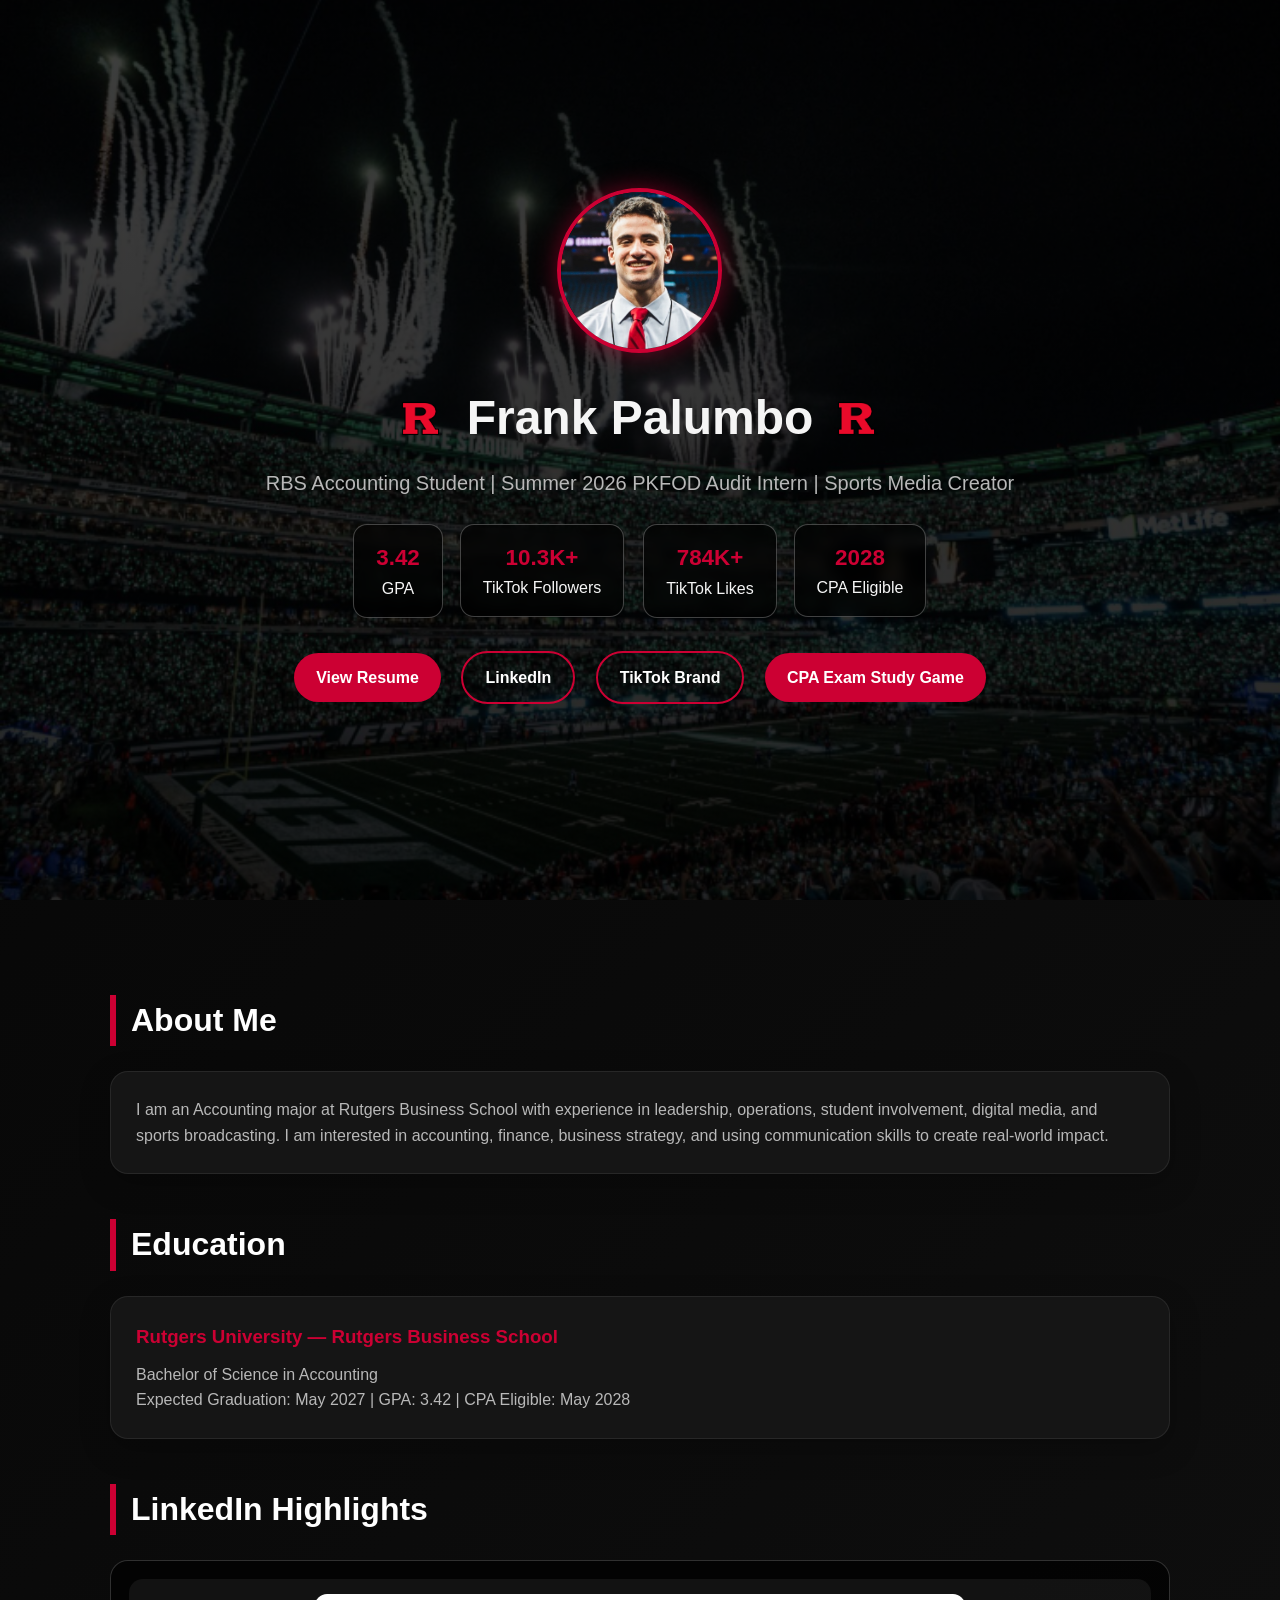
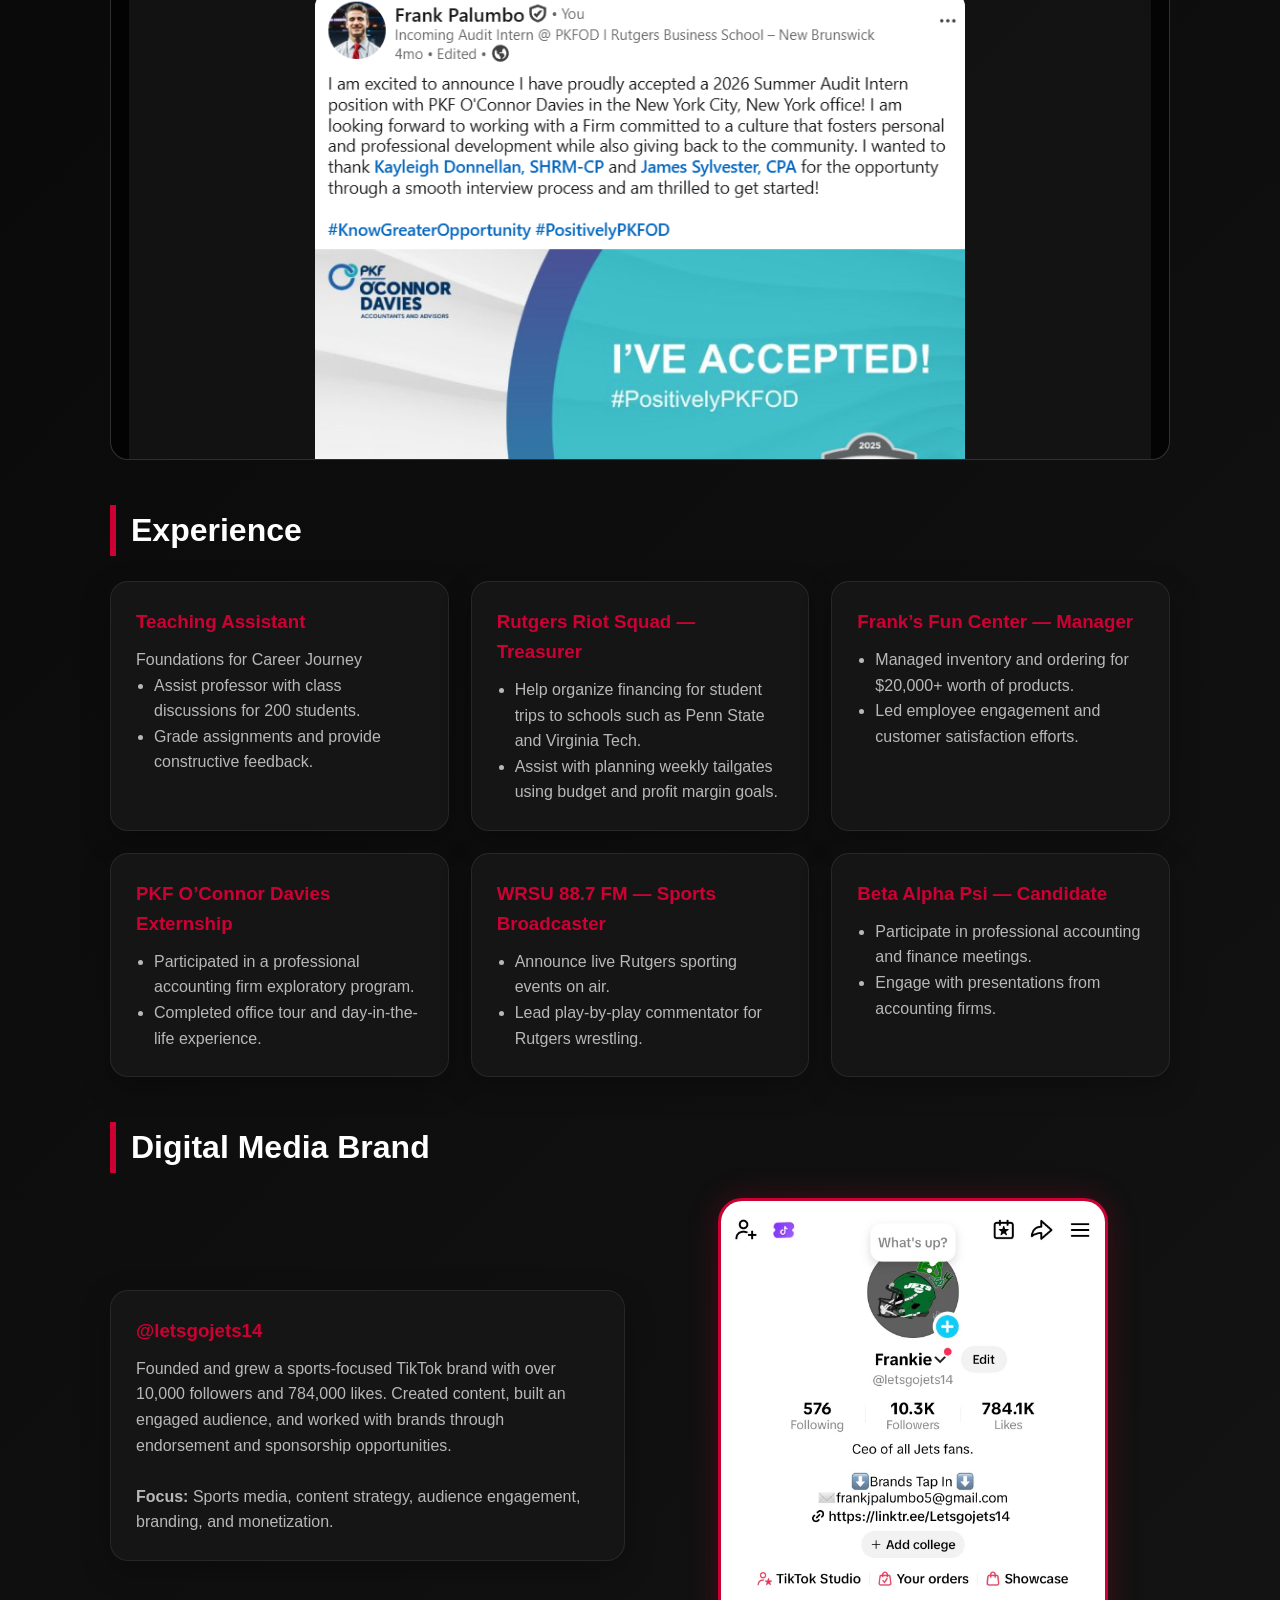
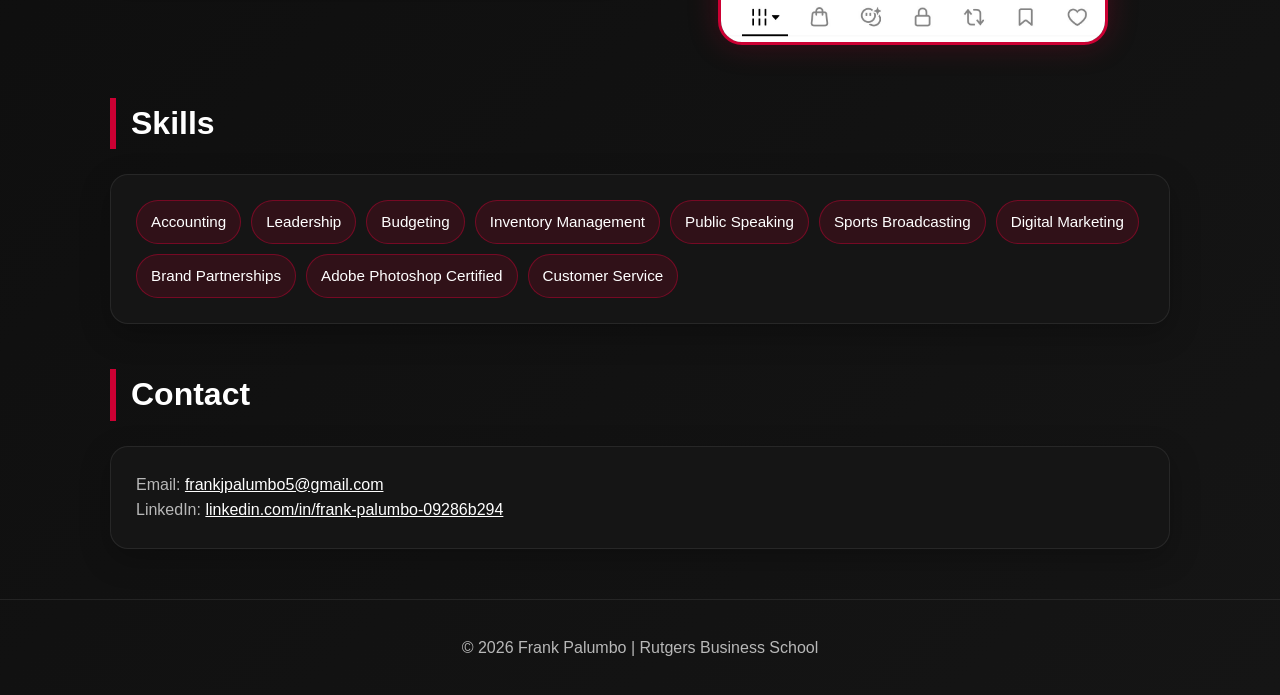
<file: index.html>
<!DOCTYPE html>
<html lang="en">
<head>
<meta charset="UTF-8">
<meta name="viewport" content="width=device-width, initial-scale=1.0">
<title>Frank Palumbo | Rutgers Accounting Portfolio</title>

<style>
:root{
  --scarlet:#cc0033;
  --card:#151515;
  --text:#f5f5f5;
  --muted:#b8b8b8;
}

*{ margin:0; padding:0; box-sizing:border-box; }

body{
  font-family:Arial, Helvetica, sans-serif;
  background:linear-gradient(135deg,#050505,#151515);
  color:var(--text);
  line-height:1.6;
}

header{
  min-height:100vh;
  display:flex;
  align-items:center;
  justify-content:center;
  text-align:center;
  padding:40px 20px;
  background:
    linear-gradient(rgba(0,0,0,.75), rgba(0,0,0,.85)),
    url("Assets/Jetlife.png");
  background-size:cover;
  background-position:center;
  background-repeat:no-repeat;
}

.hero{ max-width:900px; }

.profile-img{
  width:165px;
  height:165px;
  border-radius:50%;
  object-fit:cover;
  border:4px solid var(--scarlet);
  box-shadow:0 0 25px rgba(204,0,51,.5);
  margin-bottom:20px;
}

.name-row{
  display:flex;
  align-items:center;
  justify-content:center;
  gap:15px;
  flex-wrap:wrap;
  font-size:3rem;
  margin-bottom:10px;
}

.logo{ width:60px; height:auto; }

.tagline{
  font-size:1.25rem;
  color:var(--muted);
  margin-bottom:20px;
}

.hero-stats{
  display:flex;
  justify-content:center;
  gap:18px;
  flex-wrap:wrap;
  margin:25px 0;
}

.stat{
  background:rgba(0,0,0,.65);
  border:1px solid rgba(255,255,255,.25);
  padding:15px 22px;
  border-radius:14px;
  backdrop-filter:blur(6px);
}

.stat strong{
  display:block;
  color:var(--scarlet);
  font-size:1.4rem;
}

.btn{
  display:inline-block;
  margin:8px;
  padding:12px 22px;
  background:var(--scarlet);
  color:white;
  text-decoration:none;
  border-radius:999px;
  font-weight:bold;
  transition:.2s;
}

.btn:hover{
  background:white;
  color:var(--scarlet);
}

.btn-outline{
  background:transparent;
  border:2px solid var(--scarlet);
}

.container{
  max-width:1100px;
  margin:auto;
  padding:50px 20px;
}

.section-title{
  font-size:2rem;
  margin:45px 0 25px;
  color:white;
  border-left:6px solid var(--scarlet);
  padding-left:15px;
}

.card{
  background:var(--card);
  padding:25px;
  border-radius:18px;
  border:1px solid rgba(255,255,255,.08);
  box-shadow:0 10px 30px rgba(0,0,0,.25);
}

.card h3{
  color:var(--scarlet);
  margin-bottom:10px;
}

.card p, li{
  color:var(--muted);
}

ul{ padding-left:18px; }

.grid{
  display:grid;
  grid-template-columns:repeat(auto-fit,minmax(260px,1fr));
  gap:22px;
}

.linkedin-scroll-box{
  max-height:500px;
  overflow-y:auto;
  background:rgba(0,0,0,.7);
  border:1px solid rgba(255,255,255,.18);
  border-radius:18px;
  padding:18px;
}

.linkedin-post{
  background:rgba(255,255,255,.06);
  padding:15px;
  border-radius:14px;
  margin-bottom:18px;
}

.linkedin-img{
  width:100%;
  max-width:650px;
  display:block;
  margin:0 auto 12px;
  border-radius:12px;
}

.linkedin-post a{
  display:inline-block;
  background:var(--scarlet);
  padding:8px 14px;
  border-radius:8px;
  text-decoration:none;
  color:white;
  font-weight:bold;
}

.tiktok-section{
  display:grid;
  grid-template-columns:1fr 1fr;
  gap:30px;
  align-items:center;
}

.tiktok-img{
  width:100%;
  max-width:390px;
  border-radius:24px;
  border:3px solid var(--scarlet);
  box-shadow:0 0 30px rgba(204,0,51,.25);
}

.skills{
  display:flex;
  flex-wrap:wrap;
  gap:10px;
}

.skill{
  background:rgba(204,0,51,.15);
  border:1px solid rgba(204,0,51,.45);
  padding:9px 14px;
  border-radius:999px;
  color:white;
  font-size:.95rem;
}

footer{
  text-align:center;
  padding:35px 20px;
  color:var(--muted);
  border-top:1px solid rgba(255,255,255,.08);
}

@media(max-width:750px){
  .name-row{font-size:2.3rem;}
  .tiktok-section{grid-template-columns:1fr;}
}
</style>
</head>

<body>

<header>
  <div class="hero">
    <img src="Assets/Profile.pic" alt="Frank Palumbo" class="profile-img">

    <h1 class="name-row">
      <img src="Assets/rutgers.png" class="logo">
      Frank Palumbo
      <img src="Assets/rutgers.png" class="logo">
    </h1>

    <p class="tagline">RBS Accounting Student | Summer 2026 PKFOD Audit Intern | Sports Media Creator</p>

    <div class="hero-stats">
      <div class="stat"><strong>3.42</strong>GPA</div>
      <div class="stat"><strong>10.3K+</strong>TikTok Followers</div>
      <div class="stat"><strong>784K+</strong>TikTok Likes</div>
      <div class="stat"><strong>2028</strong>CPA Eligible</div>
    </div>

    <a href="Assets/Resume.pdf" class="btn" target="_blank">View Resume</a>
    <a href="https://www.linkedin.com/in/frank-palumbo-09286b294" class="btn btn-outline" target="_blank">LinkedIn</a>
    <a href="https://linktr.ee/Letsgojets14" class="btn btn-outline" target="_blank">TikTok Brand</a>
    <a href="CPAExamStudy/" class="btn" target="_blank">CPA Exam Study Game</a>
  </div>
</header>

<div class="container">

  <h2 class="section-title">About Me</h2>
  <div class="card">
    <p>
      I am an Accounting major at Rutgers Business School with experience in leadership,
      operations, student involvement, digital media, and sports broadcasting. I am interested
      in accounting, finance, business strategy, and using communication skills to create real-world impact.
    </p>
  </div>

  <h2 class="section-title">Education</h2>
  <div class="card">
    <h3>Rutgers University — Rutgers Business School</h3>
    <p>Bachelor of Science in Accounting</p>
    <p>Expected Graduation: May 2027 | GPA: 3.42 | CPA Eligible: May 2028</p>
  </div>

  <h2 class="section-title">LinkedIn Highlights</h2>
  <div class="linkedin-scroll-box">

    <div class="linkedin-post">
      <img src="Assets/link1.png" class="linkedin-img">
      <a href="https://www.linkedin.com/feed/update/urn:li:activity:7402350196178776064/" target="_blank">View on LinkedIn</a>
    </div>

    <div class="linkedin-post">
      <img src="Assets/link2.png" class="linkedin-img">
      <a href="https://www.linkedin.com/feed/update/urn:li:activity:7424182064595488768/" target="_blank">View on LinkedIn</a>
    </div>

    <div class="linkedin-post">
      <img src="Assets/link3.png" class="linkedin-img">
      <a href="https://www.linkedin.com/feed/update/urn:li:activity:7337569229157621762/" target="_blank">View on LinkedIn</a>
    </div>

  </div>

  <h2 class="section-title">Experience</h2>
  <div class="grid">

    <div class="card">
      <h3>Teaching Assistant</h3>
      <p>Foundations for Career Journey</p>
      <ul>
        <li>Assist professor with class discussions for 200 students.</li>
        <li>Grade assignments and provide constructive feedback.</li>
      </ul>
    </div>

    <div class="card">
      <h3>Rutgers Riot Squad — Treasurer</h3>
      <ul>
        <li>Help organize financing for student trips to schools such as Penn State and Virginia Tech.</li>
        <li>Assist with planning weekly tailgates using budget and profit margin goals.</li>
      </ul>
    </div>

    <div class="card">
      <h3>Frank’s Fun Center — Manager</h3>
      <ul>
        <li>Managed inventory and ordering for $20,000+ worth of products.</li>
        <li>Led employee engagement and customer satisfaction efforts.</li>
      </ul>
    </div>

    <div class="card">
      <h3>PKF O’Connor Davies Externship</h3>
      <ul>
        <li>Participated in a professional accounting firm exploratory program.</li>
        <li>Completed office tour and day-in-the-life experience.</li>
      </ul>
    </div>

    <div class="card">
      <h3>WRSU 88.7 FM — Sports Broadcaster</h3>
      <ul>
        <li>Announce live Rutgers sporting events on air.</li>
        <li>Lead play-by-play commentator for Rutgers wrestling.</li>
      </ul>
    </div>

    <div class="card">
      <h3>Beta Alpha Psi — Candidate</h3>
      <ul>
        <li>Participate in professional accounting and finance meetings.</li>
        <li>Engage with presentations from accounting firms.</li>
      </ul>
    </div>

  </div>

  <h2 class="section-title">Digital Media Brand</h2>
  <div class="tiktok-section">

    <div class="card">
      <h3>@letsgojets14</h3>
      <p>
        Founded and grew a sports-focused TikTok brand with over 10,000 followers
        and 784,000 likes. Created content, built an engaged audience, and worked
        with brands through endorsement and sponsorship opportunities.
      </p>
      <br>
      <p><strong>Focus:</strong> Sports media, content strategy, audience engagement, branding, and monetization.</p>
    </div>

    <div style="text-align:center;">
      <img src="Assets/TikTokPage.jpeg" alt="TikTok page screenshot" class="tiktok-img">
    </div>

  </div>

  <h2 class="section-title">Skills</h2>
  <div class="card">
    <div class="skills">
      <span class="skill">Accounting</span>
      <span class="skill">Leadership</span>
      <span class="skill">Budgeting</span>
      <span class="skill">Inventory Management</span>
      <span class="skill">Public Speaking</span>
      <span class="skill">Sports Broadcasting</span>
      <span class="skill">Digital Marketing</span>
      <span class="skill">Brand Partnerships</span>
      <span class="skill">Adobe Photoshop Certified</span>
      <span class="skill">Customer Service</span>
    </div>
  </div>

  <h2 class="section-title">Contact</h2>
  <div class="card">
    <p>Email: <a href="mailto:frankjpalumbo5@gmail.com" style="color:#fff;">frankjpalumbo5@gmail.com</a></p>
    <p>LinkedIn: <a href="https://www.linkedin.com/in/frank-palumbo-09286b294" target="_blank" style="color:#fff;">linkedin.com/in/frank-palumbo-09286b294</a></p>
  </div>

</div>

<footer>
  © 2026 Frank Palumbo | Rutgers Business School
</footer>

</body>
</html>
</file>
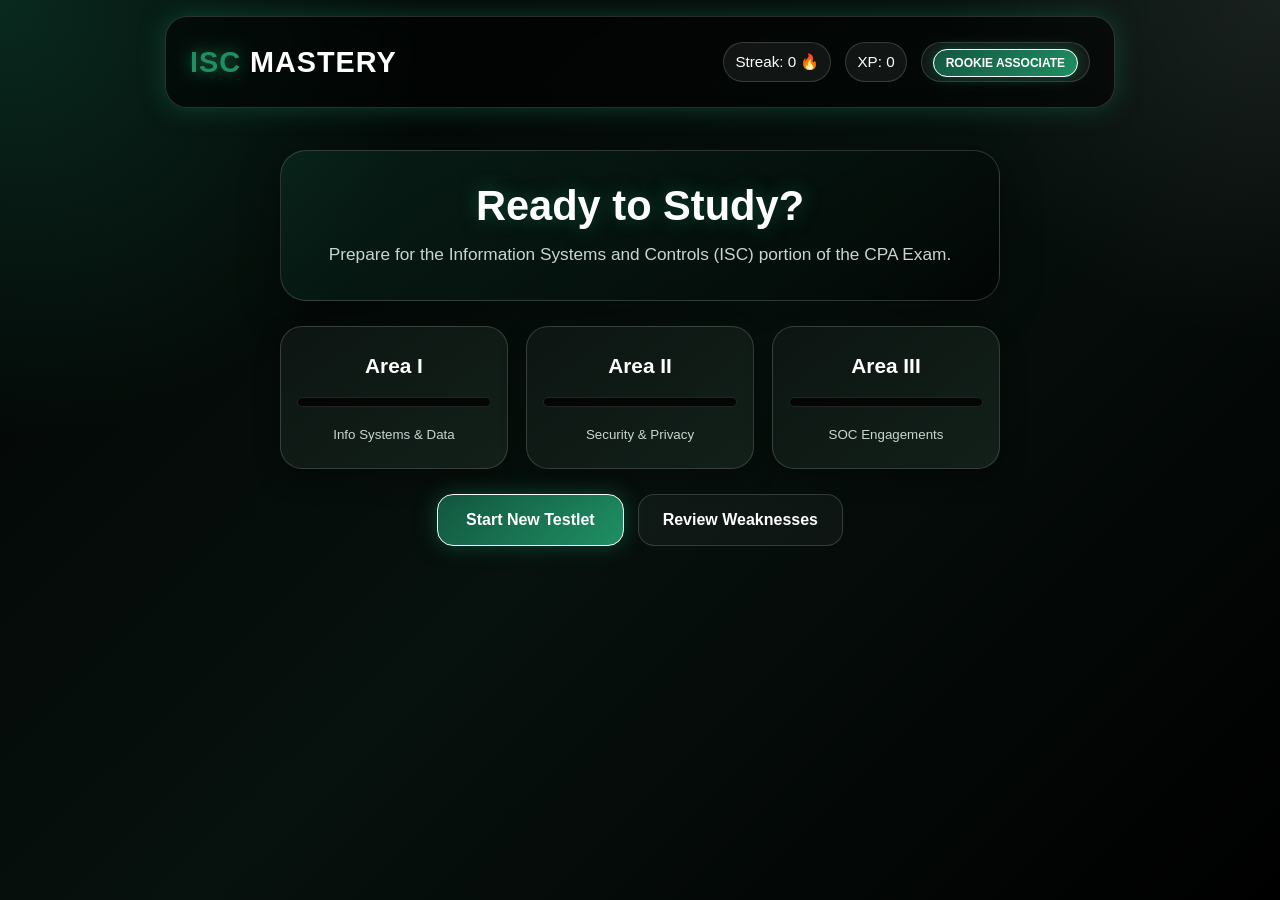
<file: CPAExamStudy/index.htm>
<!DOCTYPE html>
<html lang="en">
<head>
    <meta charset="UTF-8">
    <meta name="viewport" content="width=device-width, initial-scale=1.0">
    <title>ISC Mastery | CPA Prep</title>
    <link rel="stylesheet" href="style.css">
</head>
<body>

    <!-- Top Navigation / Stats Bar -->
    <header class="app-header">
        <div class="brand">
            <span class="logo">ISC</span> Mastery
        </div>
        <div class="user-stats">
            <div class="stat-item">
                <span class="label">Streak:</span>
                <span id="streak-count" class="value">0</span> 🔥
            </div>
            <div class="stat-item">
                <span class="label">XP:</span>
                <span id="xp-count" class="value">0</span>
            </div>
            <div class="stat-item">
                <span id="user-rank" class="rank-badge">IT Associate</span>
            </div>
        </div>
    </header>

    <main id="app-container">
        
        <!-- Screen 1: Dashboard (Initial State) -->
        <section id="dashboard-screen" class="screen">
            <div class="welcome-card">
                <h1>Ready to Study?</h1>
                <p>Prepare for the Information Systems and Controls (ISC) portion of the CPA Exam.</p>
            </div>

            <div class="mastery-grid">
                <div class="mastery-card" data-area="1">
                    <h3>Area I</h3>
                    <div class="progress-bar"><div class="fill" style="width: 0%"></div></div>
                    <small>Info Systems & Data</small>
                </div>
                <div class="mastery-card" data-area="2">
                    <h3>Area II</h3>
                    <div class="progress-bar"><div class="fill" style="width: 0%"></div></div>
                    <small>Security & Privacy</small>
                </div>
                <div class="mastery-card" data-area="3">
                    <h3>Area III</h3>
                    <div class="progress-bar"><div class="fill" style="width: 0%"></div></div>
                    <small>SOC Engagements</small>
                </div>
            </div>

            <div class="action-zone">
                <button id="start-quiz-btn" class="btn-primary">Start New Testlet</button>
                <button id="review-missed-btn" class="btn-secondary">Review Weaknesses</button>
            </div>
        </section>

        <!-- Screen 2: Quiz Engine (Hidden by default) -->
        <section id="quiz-screen" class="screen hidden">
            <div class="quiz-header">
                <span id="question-meta">Area II | MCQ</span>
                <div id="timer">00:00</div>
            </div>

            <div id="question-container">
                <h2 id="question-text">Loading question...</h2>
                <div id="options-list" class="options-grid">
                    <!-- Buttons will be injected here by JS -->
                </div>
            </div>

            <div id="feedback-container" class="hidden">
                <div id="feedback-message"></div>
                <p id="explanation-text"></p>
                <button id="next-btn" class="btn-primary">Next Question</button>
            </div>

            <div class="quiz-footer">
                <button id="flag-btn" class="btn-outline">Flag for Review</button>
                <span id="progress-text">Question 1 of 10</span>
            </div>
        </section>

        <!-- Screen 3: Results (Hidden by default) -->
        <section id="results-screen" class="screen hidden">
            <h2>Testlet Complete!</h2>
            <div class="score-display">
                <span id="final-score">0%</span>
            </div>
            <div id="xp-gained-msg"></div>
            <button onclick="location.reload()" class="btn-primary">Return to Dashboard</button>
        </section>

    </main>

    <script src="app.js"></script>
</body>
</html>
</file>
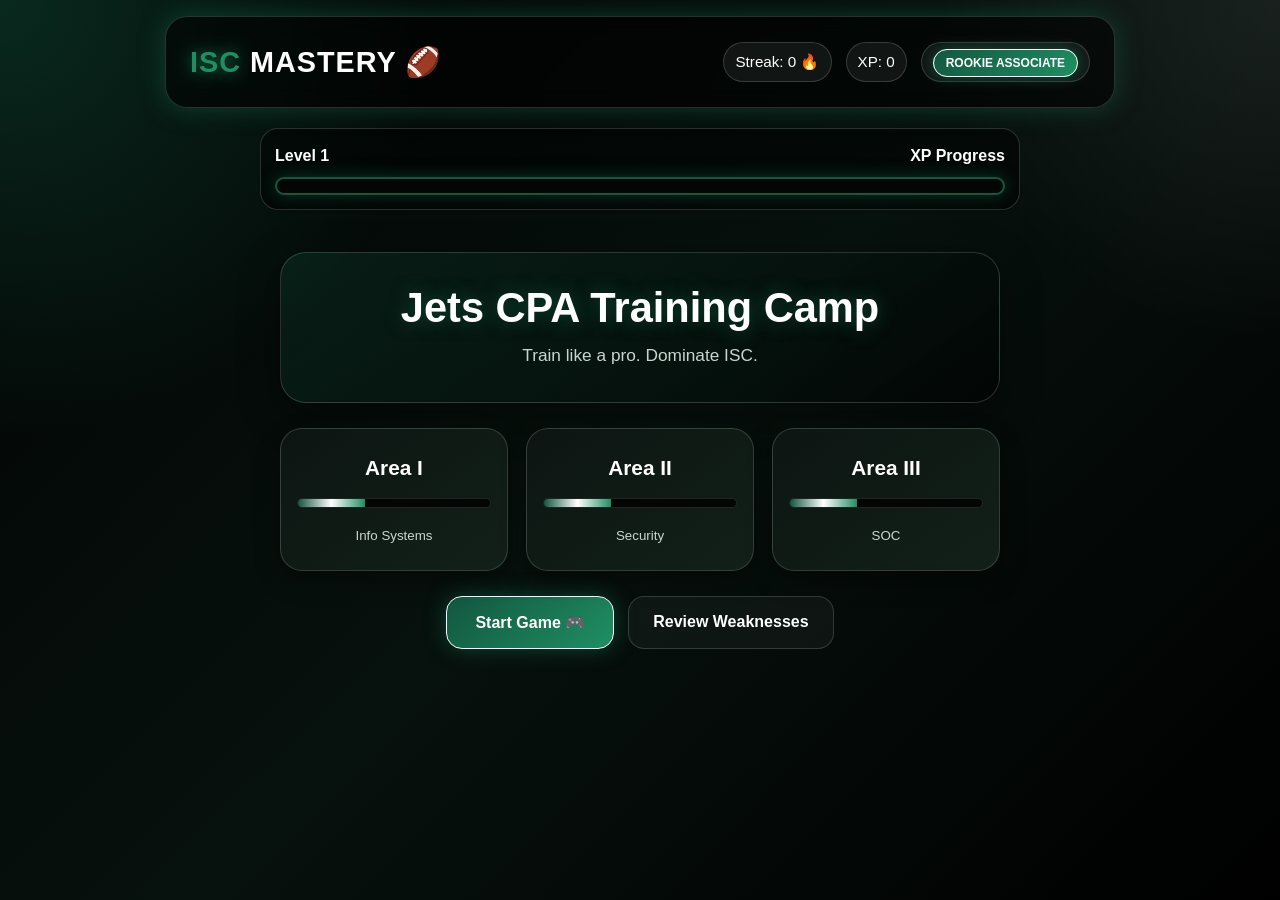
<file: CPAExamStudy/index.html>
<!DOCTYPE html>
<html lang="en">
<head>
<meta charset="UTF-8">
<meta name="viewport" content="width=device-width, initial-scale=1.0">
<title>Jets CPA Game | ISC Mastery</title>
<link rel="stylesheet" href="style.css">
</head>

<body>

<header class="app-header">
    <div class="brand">
        <span class="logo">ISC</span> Mastery 🏈
    </div>

    <div class="user-stats">
        <div class="stat-item">
            Streak: <span id="streak-count">0</span> 🔥
        </div>
        <div class="stat-item">
            XP: <span id="xp-count">0</span>
        </div>
        <div class="stat-item">
            <span id="user-rank" class="rank-badge">Rookie</span>
        </div>
    </div>
</header>

<!-- XP BAR -->
<div class="xp-wrap">
    <div class="xp-top">
        <span id="level-text">Level 1</span>
        <span>XP Progress</span>
    </div>
    <div class="xp-bar">
        <div id="xp-bar-fill"></div>
    </div>
</div>

<main id="app-container">

<!-- DASHBOARD -->
<section id="dashboard-screen" class="screen">

<div class="welcome-card">
    <h1>Jets CPA Training Camp</h1>
    <p>Train like a pro. Dominate ISC.</p>
</div>

<div class="mastery-grid">
    <div class="mastery-card">
        <h3>Area I</h3>
        <div class="progress-bar"><div class="fill"></div></div>
        <small>Info Systems</small>
    </div>

    <div class="mastery-card">
        <h3>Area II</h3>
        <div class="progress-bar"><div class="fill"></div></div>
        <small>Security</small>
    </div>

    <div class="mastery-card">
        <h3>Area III</h3>
        <div class="progress-bar"><div class="fill"></div></div>
        <small>SOC</small>
    </div>
</div>

<div class="action-zone">
    <button id="start-quiz-btn" class="btn-primary">Start Game 🎮</button>
    <button id="review-missed-btn" class="btn-secondary">Review Weaknesses</button>
</div>

</section>

<!-- QUIZ -->
<section id="quiz-screen" class="screen hidden">

<div class="quiz-header">
    <span id="question-meta">Area</span>
    <span id="progress-text">1/10</span>
</div>

<h2 id="question-text">Question here</h2>

<div id="options-list" class="options-grid"></div>

<div id="feedback-container" class="hidden">
    <div id="feedback-message"></div>
    <p id="explanation-text"></p>
    <button id="next-btn" class="btn-primary">Next ▶</button>
</div>

<div class="quiz-footer">
    <button id="flag-btn" class="btn-outline">Flag 🚩</button>
</div>

</section>

<!-- RESULTS -->
<section id="results-screen" class="screen hidden">

<h2>Game Complete 🏆</h2>

<div class="score-display">
    <span id="final-score">0%</span>
</div>

<div id="xp-gained-msg"></div>

<button onclick="location.reload()" class="btn-primary">
    Play Again 🔄
</button>

</section>

</main>

<script src="app.js"></script>

</body>
</html>
</file>
<file: CPAExamStudy/style.css>
:root{
  --jets-green:#125740;
  --jets-green-light:#1f8f63;
  --white:#ffffff;
  --black:#020403;
  --card:#0d1512;
  --card-2:#122019;
  --text-main:#ffffff;
  --text-dim:#c9d6d0;
  --danger:#ff3b3b;
  --border:rgba(255,255,255,.16);
  --glow:0 0 25px rgba(18,87,64,.65);
  --transition:all .25s ease;
}

*{
  box-sizing:border-box;
  margin:0;
  padding:0;
}

body{
  font-family:'Segoe UI', Roboto, Helvetica, Arial, sans-serif;
  color:var(--text-main);
  line-height:1.6;
  min-height:100vh;
  display:flex;
  flex-direction:column;
  align-items:center;
  background:
    radial-gradient(circle at top left, rgba(18,87,64,.45), transparent 28%),
    radial-gradient(circle at top right, rgba(255,255,255,.08), transparent 22%),
    linear-gradient(135deg,#020403,#07110d,#000);
}

.app-header{
  width:100%;
  max-width:950px;
  margin-top:16px;
  padding:22px 24px;
  display:flex;
  justify-content:space-between;
  align-items:center;
  border:1px solid var(--border);
  border-radius:22px;
  background:rgba(0,0,0,.55);
  backdrop-filter:blur(10px);
  box-shadow:var(--glow);
}

.brand{
  font-size:1.8rem;
  font-weight:900;
  letter-spacing:1px;
  text-transform:uppercase;
}

.brand .logo{
  color:var(--jets-green-light);
  text-shadow:0 0 15px rgba(31,143,99,.9);
}

.user-stats{
  display:flex;
  align-items:center;
  gap:14px;
  font-size:.95rem;
  flex-wrap:wrap;
}

.stat-item{
  background:rgba(255,255,255,.06);
  border:1px solid var(--border);
  padding:7px 11px;
  border-radius:999px;
}

.rank-badge{
  background:linear-gradient(135deg,var(--jets-green),var(--jets-green-light));
  padding:6px 12px;
  border-radius:999px;
  font-weight:900;
  font-size:.75rem;
  text-transform:uppercase;
  color:white;
  border:1px solid white;
  box-shadow:0 0 14px rgba(18,87,64,.9);
}

.xp-wrap{
  width:100%;
  max-width:760px;
  background:rgba(0,0,0,.45);
  border:1px solid var(--border);
  border-radius:18px;
  padding:14px;
  margin-top:20px;
}

.xp-top{
  display:flex;
  justify-content:space-between;
  font-weight:800;
  margin-bottom:8px;
  color:white;
}

.xp-bar{
  height:18px;
  background:#030605;
  border:2px solid var(--jets-green);
  border-radius:999px;
  overflow:hidden;
  box-shadow:0 0 16px rgba(18,87,64,.55);
}

#xp-bar-fill{
  height:100%;
  width:0%;
  background:linear-gradient(90deg,var(--jets-green),white,var(--jets-green-light));
  transition:width .5s ease;
}

#app-container{
  width:100%;
  max-width:760px;
  padding:42px 20px;
}

.screen{
  display:flex;
  flex-direction:column;
  gap:25px;
}

.hidden{
  display:none !important;
}

.welcome-card{
  background:linear-gradient(145deg,rgba(18,87,64,.25),rgba(0,0,0,.55));
  padding:32px;
  border-radius:26px;
  border:1px solid var(--border);
  box-shadow:0 12px 40px rgba(0,0,0,.4);
  text-align:center;
}

.welcome-card h1{
  font-size:2.6rem;
  line-height:1.1;
  margin-bottom:12px;
  text-shadow:0 0 18px rgba(18,87,64,.8);
}

.welcome-card p{
  color:var(--text-dim);
  font-size:1.08rem;
}

.mastery-grid{
  display:grid;
  grid-template-columns:repeat(3,1fr);
  gap:18px;
}

.mastery-card{
  background:linear-gradient(145deg,var(--card),var(--card-2));
  padding:22px 16px;
  border-radius:22px;
  text-align:center;
  border:1px solid var(--border);
  box-shadow:0 10px 25px rgba(0,0,0,.35);
  transition:var(--transition);
  position:relative;
  overflow:hidden;
}

.mastery-card:hover{
  transform:translateY(-8px) scale(1.03);
  border-color:var(--jets-green-light);
  box-shadow:0 0 30px rgba(18,87,64,.7);
}

.mastery-card h3{
  font-size:1.3rem;
  margin-bottom:8px;
}

.mastery-card small{
  color:var(--text-dim);
}

.progress-bar{
  background:#030605;
  height:10px;
  border-radius:999px;
  margin:14px 0;
  overflow:hidden;
  border:1px solid rgba(255,255,255,.12);
}

.progress-bar .fill{
  background:linear-gradient(90deg,var(--jets-green),white,var(--jets-green-light));
  height:100%;
  width:35%;
  transition:width .5s ease;
}

.action-zone{
  display:flex;
  gap:14px;
  justify-content:center;
  flex-wrap:wrap;
}

button{
  cursor:pointer;
  border:none;
  border-radius:16px;
  font-weight:900;
  transition:var(--transition);
  font-size:1rem;
}

.btn-primary{
  background:linear-gradient(135deg,var(--jets-green),var(--jets-green-light));
  color:white;
  padding:16px 28px;
  border:1px solid white;
  box-shadow:0 0 20px rgba(18,87,64,.75);
}

.btn-primary:hover{
  transform:translateY(-3px) scale(1.03);
  box-shadow:0 0 32px rgba(18,87,64,1);
}

.btn-secondary{
  background:rgba(255,255,255,.04);
  color:white;
  border:1px solid var(--border);
  padding:14px 24px;
}

.btn-secondary:hover{
  border-color:white;
  background:rgba(18,87,64,.35);
}

.btn-outline{
  background:transparent;
  border:2px solid var(--jets-green);
  color:white;
  padding:10px 18px;
  border-radius:12px;
}

.btn-outline:hover{
  background:rgba(18,87,64,.4);
  border-color:white;
}

#quiz-screen{
  background:rgba(0,0,0,.35);
  border:1px solid var(--border);
  border-radius:26px;
  padding:28px;
  box-shadow:0 10px 35px rgba(0,0,0,.35);
}

.quiz-header,
.quiz-footer{
  display:flex;
  justify-content:space-between;
  align-items:center;
  gap:12px;
}

#question-meta{
  color:var(--jets-green-light);
  font-weight:900;
  text-transform:uppercase;
  letter-spacing:.5px;
}

#progress-text{
  color:var(--text-dim);
  font-weight:700;
}

#question-text{
  font-size:1.35rem;
  font-weight:800;
  margin:8px 0;
}

.options-grid{
  display:flex;
  flex-direction:column;
  gap:14px;
  margin-top:20px;
}

.option-btn{
  background:linear-gradient(135deg,#07110d,#122019);
  color:white;
  text-align:left;
  padding:18px;
  border:2px solid var(--border);
  border-radius:18px;
  box-shadow:0 8px 20px rgba(0,0,0,.35);
}

.option-btn:hover{
  transform:translateY(-4px);
  border-color:var(--jets-green-light);
  box-shadow:0 0 22px rgba(18,87,64,.7);
}

.option-btn.correct{
  background:linear-gradient(135deg,var(--jets-green),#1f8f63);
  border-color:white;
  box-shadow:0 0 25px rgba(18,87,64,.95);
}

.option-btn.incorrect{
  background:linear-gradient(135deg,#250000,#8b0000);
  border-color:#ff5c5c;
  box-shadow:0 0 20px rgba(255,0,0,.6);
}

.correct-pop{
  animation:correctPop .45s ease;
}

.incorrect-shake{
  animation:incorrectShake .35s ease;
}

@keyframes correctPop{
  0%{transform:scale(1);}
  50%{transform:scale(1.08);}
  100%{transform:scale(1);}
}

@keyframes incorrectShake{
  0%{transform:translateX(0);}
  25%{transform:translateX(-8px);}
  50%{transform:translateX(8px);}
  75%{transform:translateX(-6px);}
  100%{transform:translateX(0);}
}

#feedback-container{
  background:linear-gradient(145deg,#07110d,#111);
  padding:22px;
  border-radius:20px;
  border-left:6px solid var(--jets-green-light);
  box-shadow:0 0 20px rgba(18,87,64,.35);
}

#feedback-message{
  font-weight:900;
  font-size:1.3rem;
  margin-bottom:10px;
}

#explanation-text{
  color:var(--text-dim);
  font-size:.98rem;
  margin-bottom:15px;
}

.jets-confetti{
  position:fixed;
  top:-12px;
  width:10px;
  height:16px;
  z-index:9999;
  animation:jetsConfettiFall linear forwards;
}

@keyframes jetsConfettiFall{
  to{
    transform:translateY(105vh) rotate(720deg);
    opacity:0;
  }
}

#results-screen{
  background:linear-gradient(145deg,rgba(18,87,64,.25),rgba(0,0,0,.6));
  padding:32px;
  border-radius:26px;
  border:1px solid var(--border);
  box-shadow:var(--glow);
  text-align:center;
}

#final-score{
  font-size:3rem;
  color:var(--jets-green-light);
  text-shadow:0 0 18px rgba(18,87,64,.9);
}

#xp-gained-msg{
  color:var(--jets-green-light);
  font-weight:900;
  margin:10px 0 20px;
}

@media(max-width:700px){
  .app-header{
    flex-direction:column;
    gap:14px;
    text-align:center;
  }

  .mastery-grid{
    grid-template-columns:1fr;
  }

  .welcome-card h1{
    font-size:2rem;
  }

  .quiz-header,
  .quiz-footer{
    flex-direction:column;
    align-items:flex-start;
  }
}
</file>
